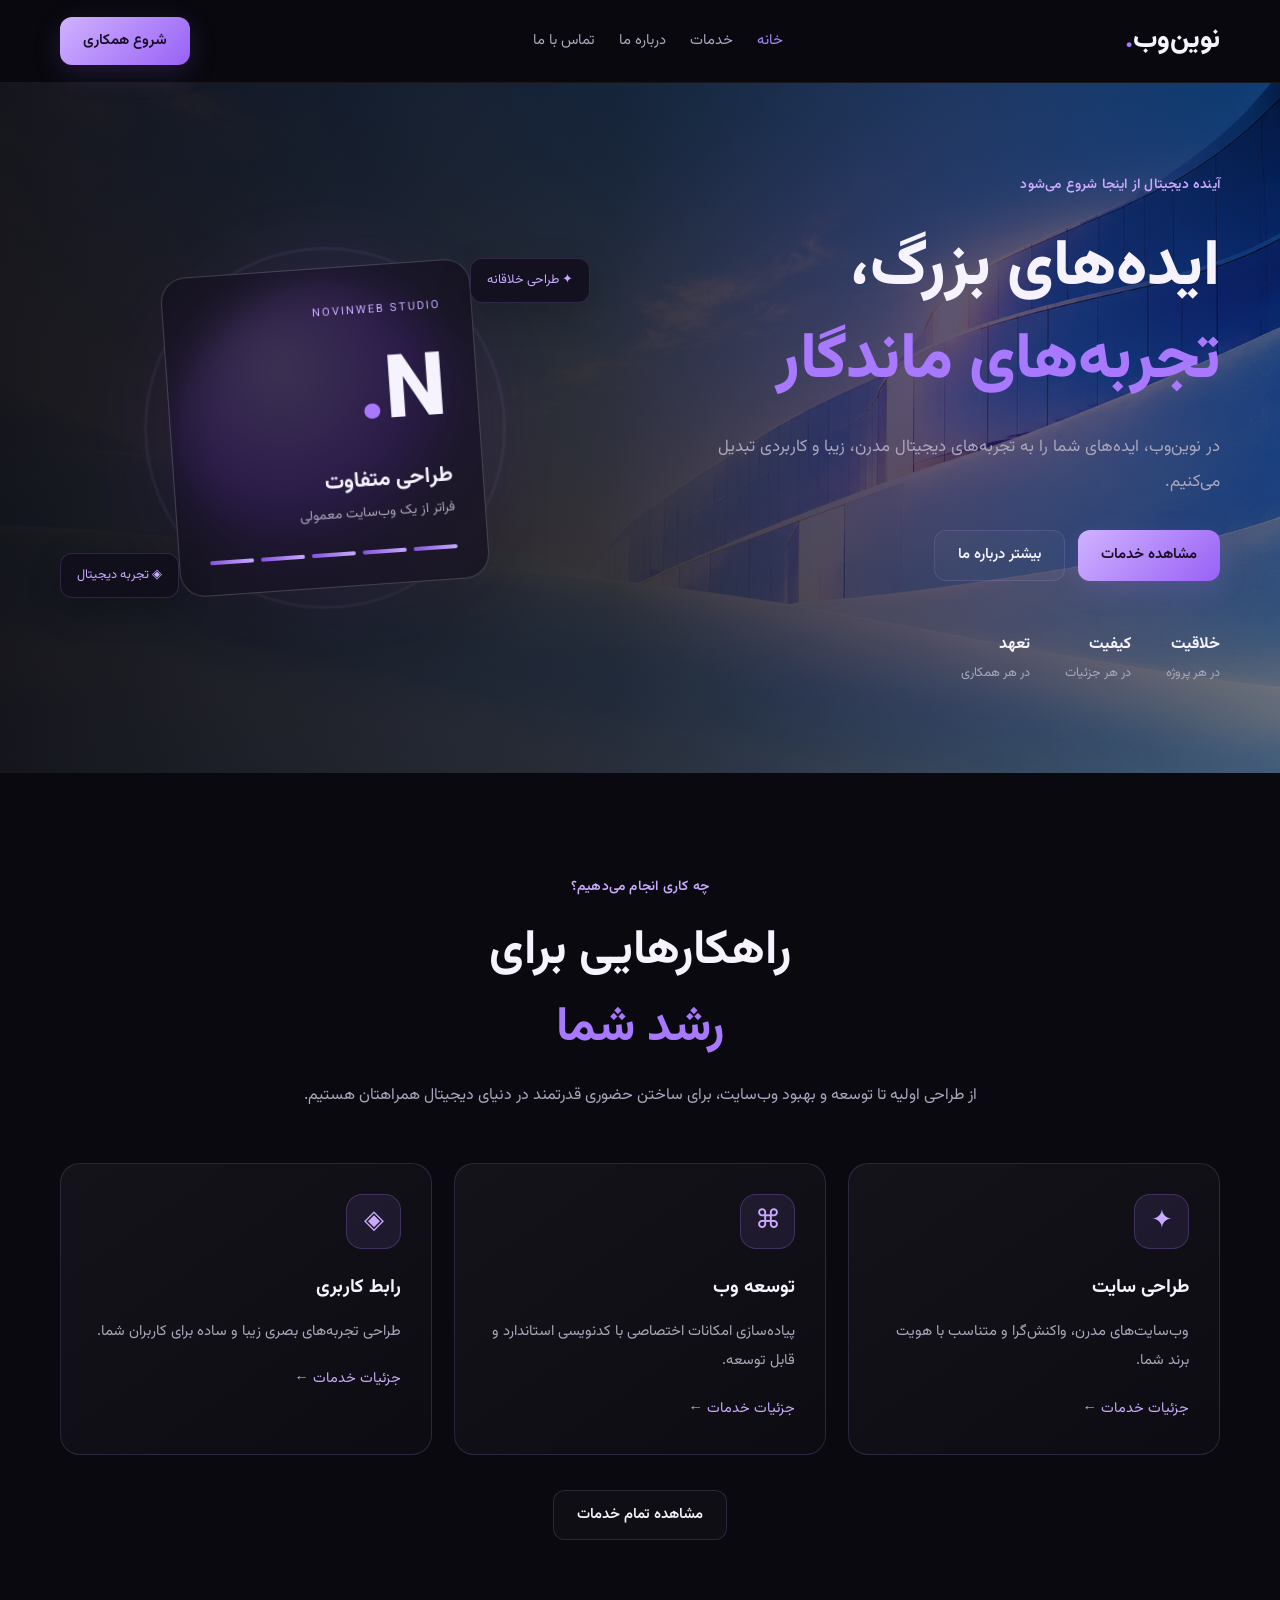
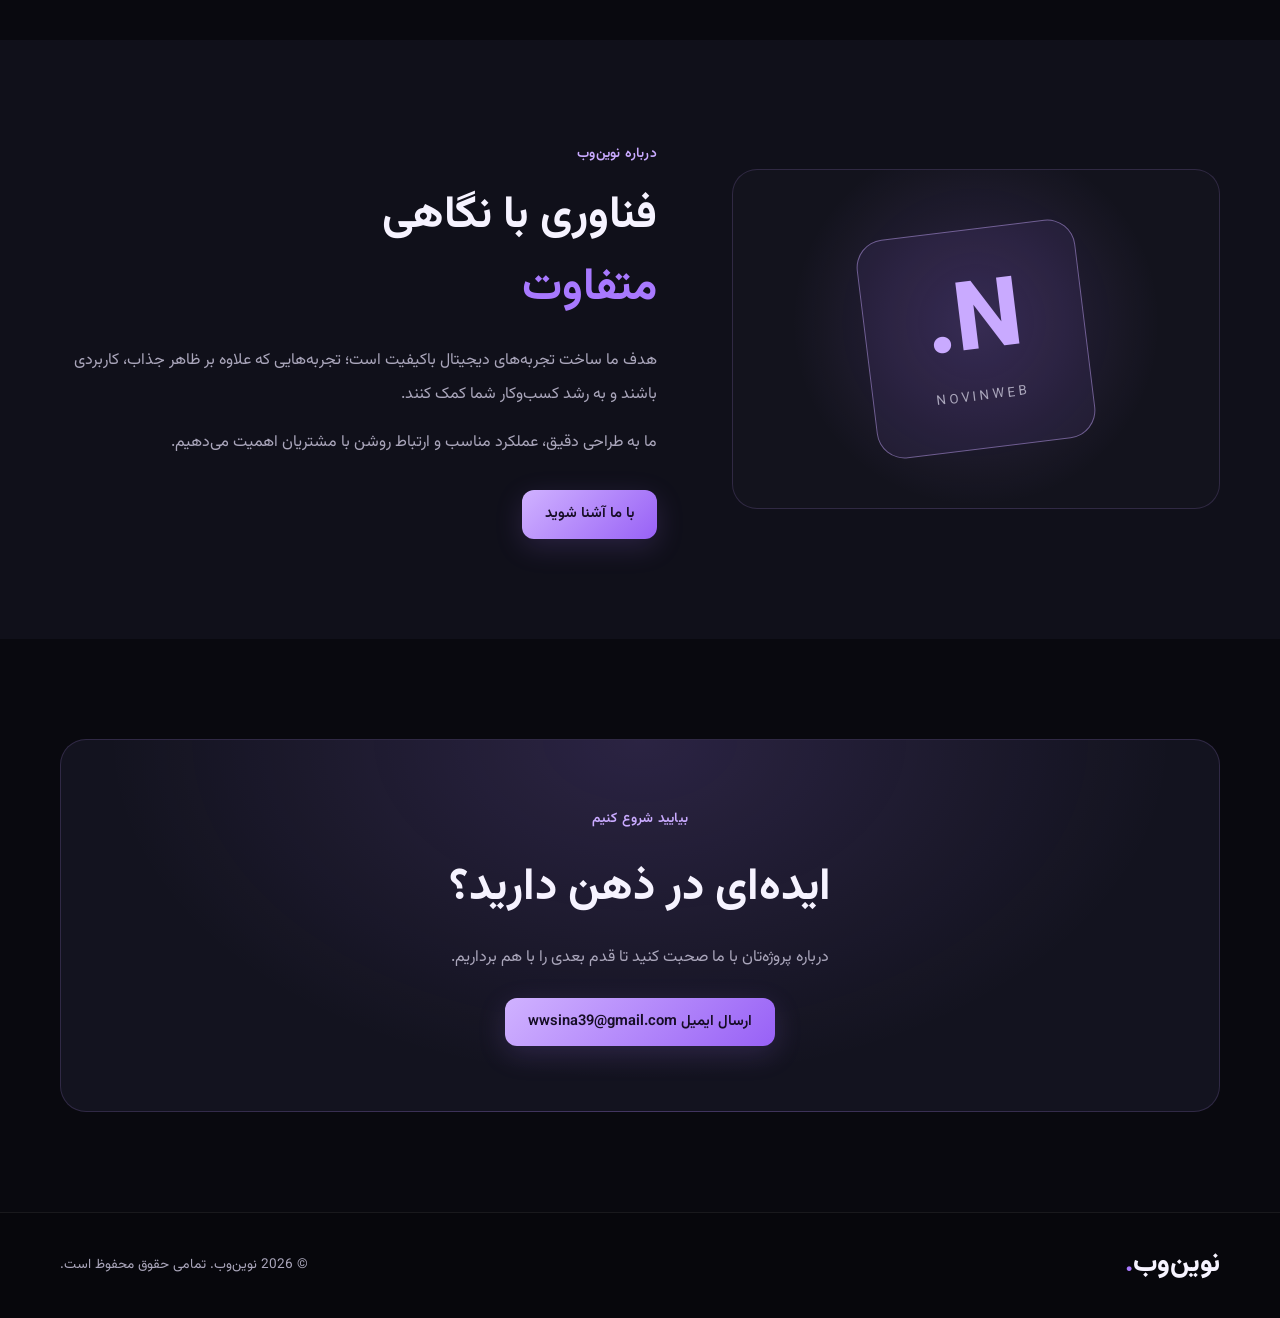
<file: index.html>
<!DOCTYPE html>
<html lang="fa" dir="rtl">
<head>
  <meta charset="UTF-8">
  <meta name="viewport" content="width=device-width, initial-scale=1.0">
  <meta name="description" content="نوین‌وب؛ طراحی سایت و راهکارهای دیجیتال برای کسب‌وکار شما">
  <title>نوین‌وب | طراحی وب مدرن</title>
  <link rel="stylesheet" href="style.css">
</head>
<body>

  <header class="header">
    <div class="container header-inner">
      <a href="index.html" class="logo">نوین‌وب<span>.</span></a>

      <nav class="nav">
        <a href="index.html" class="active">خانه</a>
        <a href="services.html">خدمات</a>
        <a href="about.html">درباره ما</a>
        <a href="contact.html">تماس با ما</a>
      </nav>

      <a href="#contact" class="btn btn-primary header-btn">
        شروع همکاری
      </a>
    </div>
  </header>

  <main>
    <!-- بخش خانه -->
    <section class="hero" id="home">
      <div class="container hero-inner">

        <div class="hero-content">
          <span class="eyebrow">آینده دیجیتال از اینجا شروع می‌شود</span>

          <h1>
            ایده‌های بزرگ،
            <span>تجربه‌های ماندگار</span>
          </h1>

          <p>
            در نوین‌وب، ایده‌های شما را به تجربه‌های دیجیتال
            مدرن، زیبا و کاربردی تبدیل می‌کنیم.
          </p>

          <div class="hero-actions">
            <a href="services.html" class="btn btn-primary">
              مشاهده خدمات
            </a>

            <a href="#about" class="btn btn-outline">
              بیشتر درباره ما
            </a>
          </div>

          <div class="hero-stats">
            <div>
              <strong>خلاقیت</strong>
              <span>در هر پروژه</span>
            </div>
            <div>
              <strong>کیفیت</strong>
              <span>در هر جزئیات</span>
            </div>
            <div>
              <strong>تعهد</strong>
              <span>در هر همکاری</span>
            </div>
          </div>
        </div>

        <div class="hero-visual">
          <div class="orb orb-one"></div>
          <div class="orb orb-two"></div>

          <div class="visual-card">
            <span class="visual-label">NOVINWEB STUDIO</span>
            <div class="visual-symbol">N<span>.</span></div>
            <h2>طراحی متفاوت</h2>
            <p>فراتر از یک وب‌سایت معمولی</p>

            <div class="visual-line">
              <span></span>
              <span></span>
              <span></span>
              <span></span>
              <span></span>
            </div>
          </div>

          <div class="floating-tag tag-top">✦ طراحی خلاقانه</div>
          <div class="floating-tag tag-bottom">◈ تجربه دیجیتال</div>
        </div>

      </div>
    </section>

    <!-- معرفی کوتاه خدمات -->
    <section class="section" id="services">
      <div class="container">

        <div class="section-heading">
          <span class="eyebrow">چه کاری انجام می‌دهیم؟</span>
          <h2>راهکارهایی برای <span>رشد شما</span></h2>
          <p>
            از طراحی اولیه تا توسعه و بهبود وب‌سایت،
            برای ساختن حضوری قدرتمند در دنیای دیجیتال همراهتان هستیم.
          </p>
        </div>

        <div class="services-grid">

          <article class="service-card">
            <div class="service-icon">✦</div>
            <h3>طراحی سایت</h3>
            <p>
              وب‌سایت‌های مدرن، واکنش‌گرا و متناسب با هویت برند شما.
            </p>
            <a href="services.html">جزئیات خدمات ←</a>
          </article>

          <article class="service-card">
            <div class="service-icon">⌘</div>
            <h3>توسعه وب</h3>
            <p>
              پیاده‌سازی امکانات اختصاصی با کدنویسی استاندارد و قابل توسعه.
            </p>
            <a href="services.html">جزئیات خدمات ←</a>
          </article>

          <article class="service-card">
            <div class="service-icon">◈</div>
            <h3>رابط کاربری</h3>
            <p>
              طراحی تجربه‌های بصری زیبا و ساده برای کاربران شما.
            </p>
            <a href="services.html">جزئیات خدمات ←</a>
          </article>

        </div>

        <div class="center-action">
          <a href="services.html" class="btn btn-outline">
            مشاهده تمام خدمات
          </a>
        </div>

      </div>
    </section>

    <!-- درباره ما -->
    <section class="section about-section" id="about">
      <div class="container about-inner">

        <div class="about-decoration">
          <div class="about-square">
            <span>N.</span>
            <small>NOVINWEB</small>
          </div>
        </div>

        <div class="about-content">
          <span class="eyebrow">درباره نوین‌وب</span>
          <h2>فناوری با نگاهی <span>متفاوت</span></h2>

          <p>
            هدف ما ساخت تجربه‌های دیجیتال باکیفیت است؛
            تجربه‌هایی که علاوه بر ظاهر جذاب، کاربردی باشند
            و به رشد کسب‌وکار شما کمک کنند.
          </p>

          <p>
            ما به طراحی دقیق، عملکرد مناسب و ارتباط روشن
            با مشتریان اهمیت می‌دهیم.
          </p>

          <a href="#contact" class="btn btn-primary">
            با ما آشنا شوید
          </a>
        </div>

      </div>
    </section>

    <!-- تماس با ما -->
    <section class="section" id="contact">
      <div class="container">

        <div class="contact-box">
          <span class="eyebrow">بیایید شروع کنیم</span>
          <h2>ایده‌ای در ذهن دارید؟</h2>

          <p>
            درباره پروژه‌تان با ما صحبت کنید تا قدم بعدی را با هم برداریم.
          </p>

          
        <a href="mailto:wwsina39@gmail.com" class="btn btn-primary">
             ارسال ایمیل
              wwsina39@gmail.com
        </a>

        </div>

      </div>
    </section>
  </main>

  <footer class="footer">
    <div class="container footer-inner">
      <a href="index.html" class="logo">نوین‌وب<span>.</span></a>
      <p>© <span id="year"></span> نوین‌وب. تمامی حقوق محفوظ است.</p>
    </div>
  </footer>

  <script src="script.js"></script>
</body>
</html>
</file>
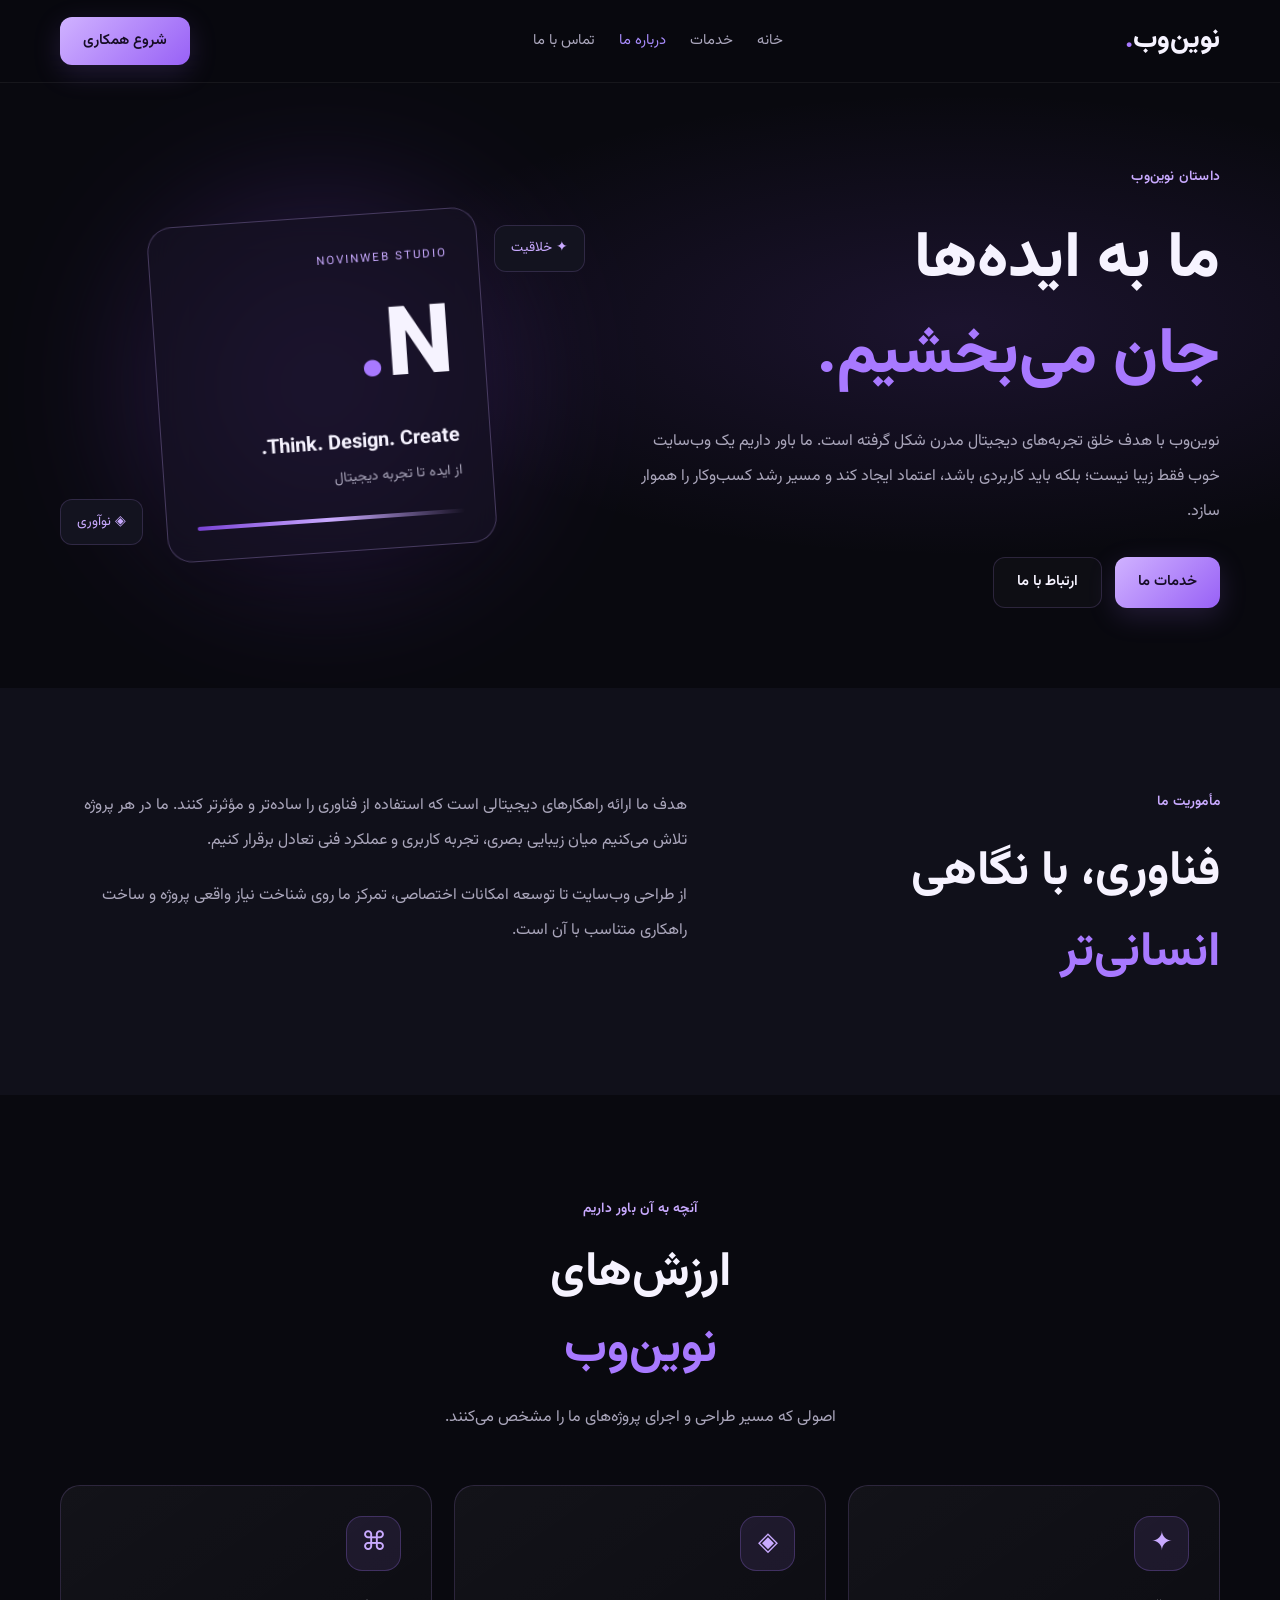
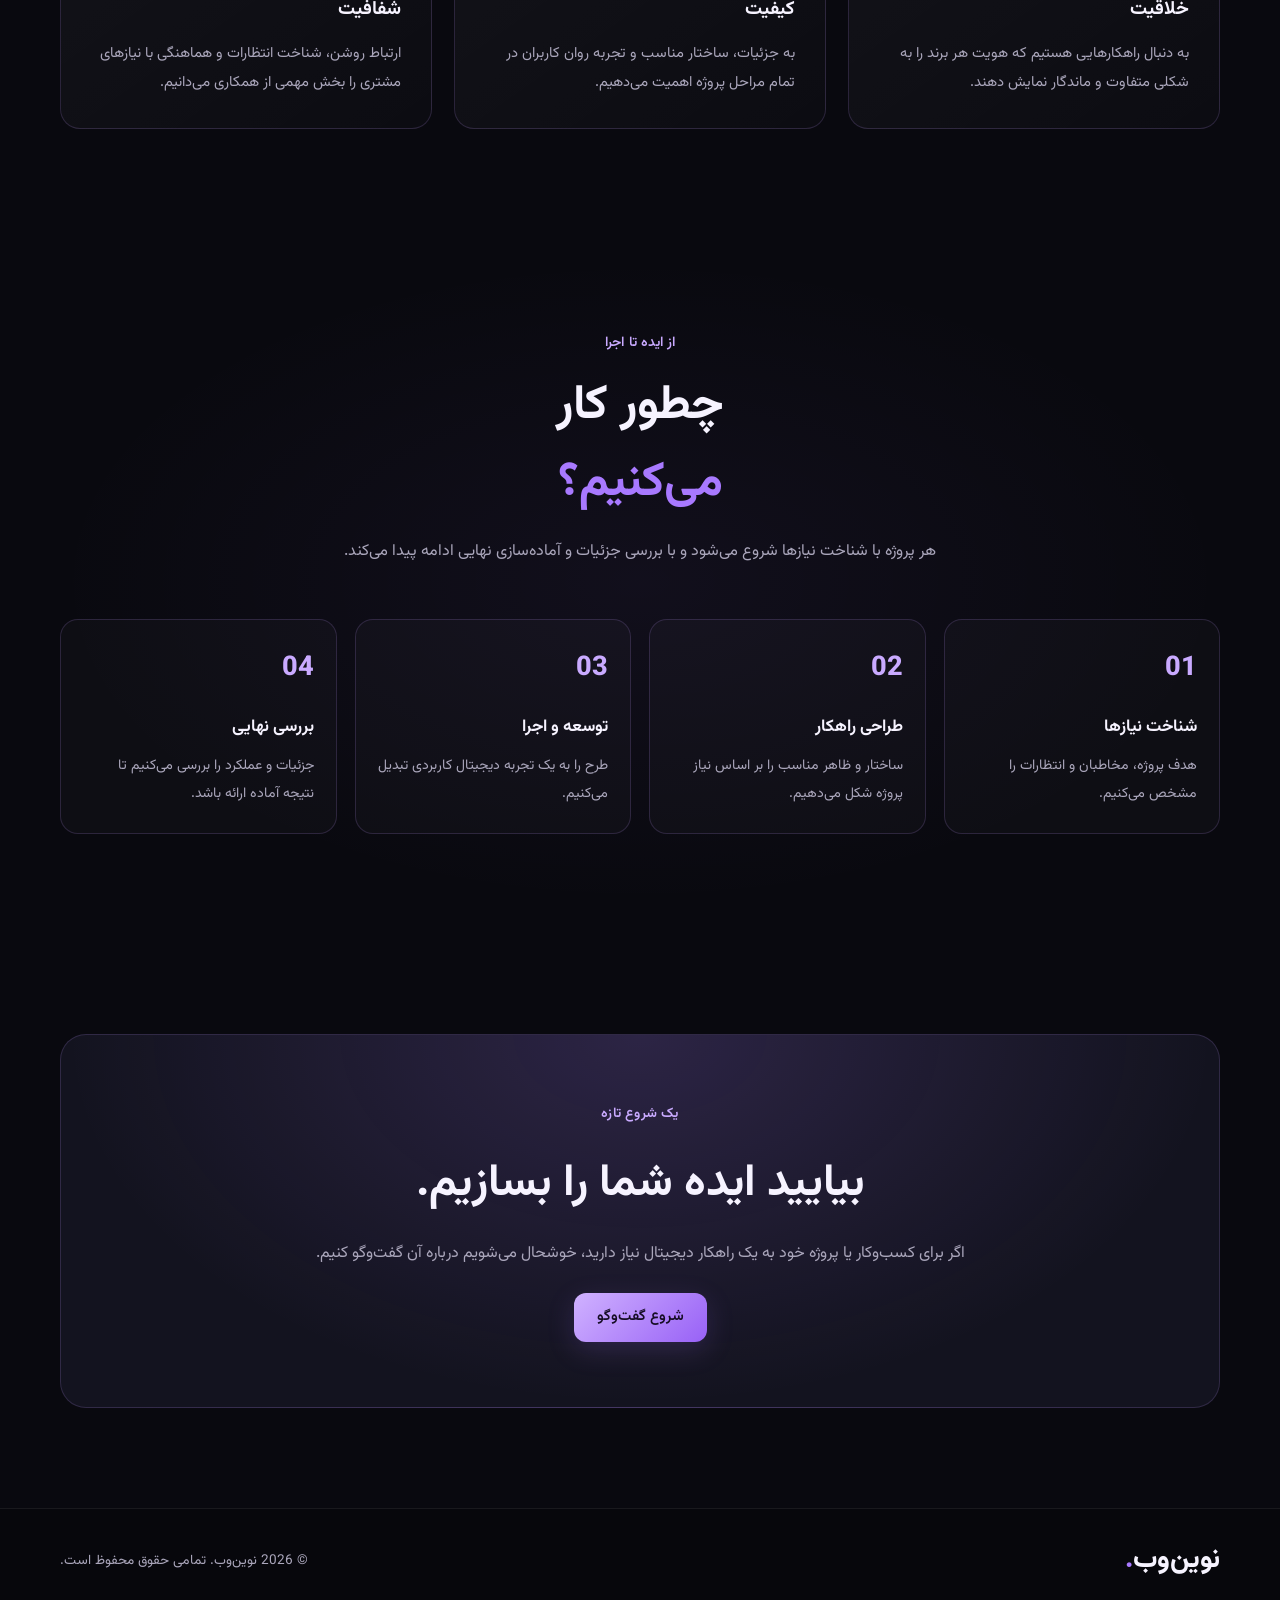
<file: about.html>
<!DOCTYPE html>
<html lang="fa" dir="rtl">
<head>
  <meta charset="UTF-8">
  <meta name="viewport" content="width=device-width, initial-scale=1.0">

  <meta
    name="description"
    content="با نوین‌وب، اهداف، ارزش‌ها و رویکرد ما در طراحی تجربه‌های دیجیتال آشنا شوید."
  >

  <title>درباره ما | نوین‌وب</title>

  <link rel="stylesheet" href="style.css">
</head>

<body>

  <!-- هدر سایت -->
  <header class="header">
    <div class="container header-inner">

      <a href="index.html" class="logo">
        نوین‌وب<span>.</span>
      </a>

      <nav class="nav">
        <a href="index.html">خانه</a>
        <a href="services.html">خدمات</a>
        <a href="about.html" class="active">درباره ما</a>
        <a href="index.html#contact">تماس با ما</a>
      </nav>

      <a href="index.html#contact" class="btn btn-primary header-btn">
        شروع همکاری
      </a>

    </div>
  </header>

  <main>

    <!-- معرفی درباره ما -->
    <section class="about-hero">
      <div class="container about-hero-inner">

        <div class="about-hero-content">
          <span class="eyebrow">داستان نوین‌وب</span>

          <h1>
            ما به ایده‌ها
            <span>جان می‌بخشیم.</span>
          </h1>

          <p>
            نوین‌وب با هدف خلق تجربه‌های دیجیتال مدرن شکل گرفته است.
            ما باور داریم یک وب‌سایت خوب فقط زیبا نیست؛ بلکه باید
            کاربردی باشد، اعتماد ایجاد کند و مسیر رشد کسب‌وکار را هموار سازد.
          </p>

          <div class="about-hero-actions">
            <a href="services.html" class="btn btn-primary">
              خدمات ما
            </a>

            <a href="index.html#contact" class="btn btn-outline">
              ارتباط با ما
            </a>
          </div>
        </div>

        <div class="about-hero-visual">
          <div class="about-glow"></div>

          <div class="about-brand-card">
            <span class="about-brand-label">NOVINWEB STUDIO</span>

            <div class="about-brand-symbol">N<span>.</span></div>

            <h2>Think. Design. Create.</h2>

            <p>از ایده تا تجربه دیجیتال</p>

            <div class="about-brand-line"></div>
          </div>

          <span class="about-floating about-floating-top">
            ✦ خلاقیت
          </span>

          <span class="about-floating about-floating-bottom">
            ◈ نوآوری
          </span>
        </div>

      </div>
    </section>

    <!-- مأموریت ما -->
    <section class="section about-mission">
      <div class="container about-mission-grid">

        <div class="about-section-title">
          <span class="eyebrow">مأموریت ما</span>

          <h2>
            فناوری، با نگاهی
            <span>انسانی‌تر</span>
          </h2>
        </div>

        <div class="about-mission-text">
          <p>
            هدف ما ارائه راهکارهای دیجیتالی است که استفاده از فناوری
            را ساده‌تر و مؤثرتر کنند. ما در هر پروژه تلاش می‌کنیم
            میان زیبایی بصری، تجربه کاربری و عملکرد فنی تعادل برقرار کنیم.
          </p>

          <p>
            از طراحی وب‌سایت تا توسعه امکانات اختصاصی، تمرکز ما
            روی شناخت نیاز واقعی پروژه و ساخت راهکاری متناسب با آن است.
          </p>
        </div>

      </div>
    </section>

    <!-- ارزش‌های ما -->
    <section class="section about-values">
      <div class="container">

        <div class="section-heading">
          <span class="eyebrow">آنچه به آن باور داریم</span>

          <h2>
            ارزش‌های <span>نوین‌وب</span>
          </h2>

          <p>
            اصولی که مسیر طراحی و اجرای پروژه‌های ما را مشخص می‌کنند.
          </p>
        </div>

        <div class="services-grid">

          <article class="service-card about-value-card">
            <div class="service-icon">✦</div>
            <h3>خلاقیت</h3>
            <p>
              به دنبال راهکارهایی هستیم که هویت هر برند را
              به شکلی متفاوت و ماندگار نمایش دهند.
            </p>
          </article>

          <article class="service-card about-value-card">
            <div class="service-icon">◈</div>
            <h3>کیفیت</h3>
            <p>
              به جزئیات، ساختار مناسب و تجربه روان کاربران
              در تمام مراحل پروژه اهمیت می‌دهیم.
            </p>
          </article>

          <article class="service-card about-value-card">
            <div class="service-icon">⌘</div>
            <h3>شفافیت</h3>
            <p>
              ارتباط روشن، شناخت انتظارات و هماهنگی با نیازهای
              مشتری را بخش مهمی از همکاری می‌دانیم.
            </p>
          </article>

        </div>

      </div>
    </section>

    <!-- روش کار ما -->
    <section class="section about-process">
      <div class="container">

        <div class="section-heading">
          <span class="eyebrow">از ایده تا اجرا</span>

          <h2>چطور کار <span>می‌کنیم؟</span></h2>

          <p>
            هر پروژه با شناخت نیازها شروع می‌شود و با بررسی
            جزئیات و آماده‌سازی نهایی ادامه پیدا می‌کند.
          </p>
        </div>

        <div class="about-process-grid">

          <article class="process-card">
            <span class="process-number">01</span>
            <h3>شناخت نیازها</h3>
            <p>
              هدف پروژه، مخاطبان و انتظارات را مشخص می‌کنیم.
            </p>
          </article>

          <article class="process-card">
            <span class="process-number">02</span>
            <h3>طراحی راهکار</h3>
            <p>
              ساختار و ظاهر مناسب را بر اساس نیاز پروژه شکل می‌دهیم.
            </p>
          </article>

          <article class="process-card">
            <span class="process-number">03</span>
            <h3>توسعه و اجرا</h3>
            <p>
              طرح را به یک تجربه دیجیتال کاربردی تبدیل می‌کنیم.
            </p>
          </article>

          <article class="process-card">
            <span class="process-number">04</span>
            <h3>بررسی نهایی</h3>
            <p>
              جزئیات و عملکرد را بررسی می‌کنیم تا نتیجه آماده ارائه باشد.
            </p>
          </article>

        </div>

      </div>
    </section>

    <!-- دعوت به همکاری -->
    <section class="section">
      <div class="container">

        <div class="contact-box about-contact-box">
          <span class="eyebrow">یک شروع تازه</span>

          <h2>بیایید ایده شما را بسازیم.</h2>

          <p>
            اگر برای کسب‌وکار یا پروژه خود به یک راهکار دیجیتال نیاز دارید،
            خوشحال می‌شویم درباره آن گفت‌وگو کنیم.
          </p>

          <a href="index.html#contact" class="btn btn-primary">
            شروع گفت‌وگو
          </a>
        </div>

      </div>
    </section>

  </main>

  <!-- فوتر -->
  <footer class="footer">
    <div class="container footer-inner">

      <a href="index.html" class="logo">
        نوین‌وب<span>.</span>
      </a>

      <p>
        © <span id="year"></span> نوین‌وب. تمامی حقوق محفوظ است.
      </p>

    </div>
  </footer>

  <script src="script.js"></script>

</body>
</html>
</file>
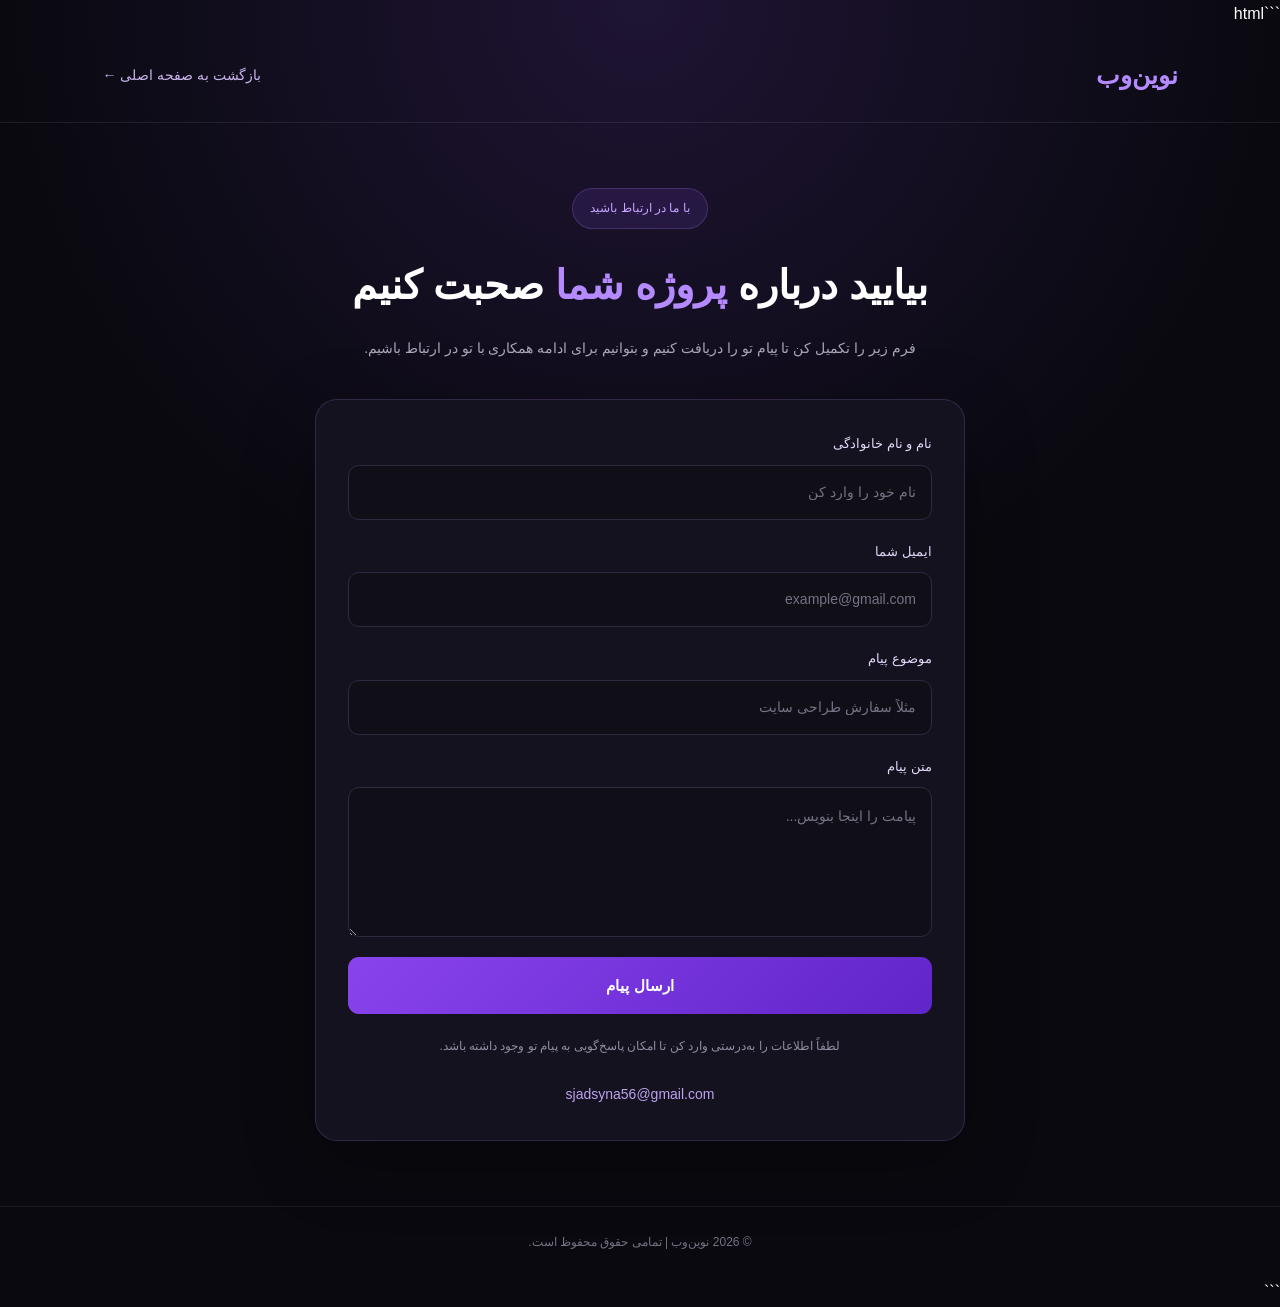
<file: contact.html>
```html
<!DOCTYPE html>
<html lang="fa" dir="rtl">

<head>
    <meta charset="UTF-8">
    <meta name="viewport" content="width=device-width, initial-scale=1.0">

    <title>تماس با ما | نوین‌وب</title>

    <meta
        name="description"
        content="برای سفارش طراحی سایت و دریافت مشاوره با نوین‌وب تماس بگیرید."
    >

    <link rel="stylesheet" href="style.css">

    <style>
        * {
            margin: 0;
            padding: 0;
            box-sizing: border-box;
        }

        body {
            font-family: Tahoma, Arial, sans-serif;
            background:
                radial-gradient(
                    circle at 50% 0%,
                    rgba(130, 70, 220, 0.18),
                    transparent 45%
                ),
                #09090f;
            color: #ffffff;
            min-height: 100vh;
        }

        a {
            color: inherit;
            text-decoration: none;
        }

        .contact-header {
            display: flex;
            justify-content: space-between;
            align-items: center;
            padding: 24px 8%;
            border-bottom: 1px solid rgba(255, 255, 255, 0.08);
        }

        .logo {
            font-size: 25px;
            font-weight: bold;
            color: #b58aff;
        }

        .back-link {
            color: #c9b5ed;
            font-size: 14px;
            transition: 0.3s;
        }

        .back-link:hover {
            color: #ffffff;
        }

        .contact-section {
            width: min(650px, 90%);
            margin: 65px auto;
        }

        .contact-heading {
            text-align: center;
            margin-bottom: 35px;
        }

        .tag {
            display: inline-block;
            padding: 9px 17px;
            margin-bottom: 20px;
            border-radius: 30px;
            background: rgba(142, 82, 255, 0.12);
            border: 1px solid rgba(181, 138, 255, 0.22);
            color: #c7a5ff;
            font-size: 12px;
        }

        .contact-heading h1 {
            font-size: clamp(27px, 5vw, 40px);
            line-height: 1.8;
            margin-bottom: 12px;
        }

        .contact-heading h1 span {
            color: #b58aff;
        }

        .contact-heading p {
            color: #aaa5b8;
            font-size: 14px;
            line-height: 2.2;
        }

        .contact-card {
            padding: 32px;
            background: rgba(22, 20, 32, 0.94);
            border: 1px solid rgba(181, 138, 255, 0.18);
            border-radius: 22px;
            box-shadow: 0 20px 70px rgba(0, 0, 0, 0.3);
        }

        .contact-form {
            display: flex;
            flex-direction: column;
            gap: 20px;
        }

        .form-group {
            display: flex;
            flex-direction: column;
            gap: 9px;
        }

        .form-group label {
            color: #e4d9fa;
            font-size: 13px;
        }

        .form-group input,
        .form-group textarea {
            width: 100%;
            padding: 14px 15px;
            background: #100f18;
            border: 1px solid #30283f;
            border-radius: 11px;
            color: #ffffff;
            font-family: inherit;
            font-size: 14px;
            outline: none;
            transition: 0.3s;
        }

        .form-group input::placeholder,
        .form-group textarea::placeholder {
            color: #777184;
        }

        .form-group input:focus,
        .form-group textarea:focus {
            border-color: #a56aff;
            box-shadow: 0 0 0 3px rgba(165, 106, 255, 0.1);
        }

        .form-group textarea {
            min-height: 150px;
            resize: vertical;
            line-height: 2;
        }

        .submit-btn {
            width: 100%;
            padding: 15px;
            border: none;
            border-radius: 11px;
            background: linear-gradient(135deg, #8a43ed, #6025c9);
            color: #ffffff;
            font-family: inherit;
            font-size: 15px;
            font-weight: bold;
            cursor: pointer;
            transition: 0.3s;
        }

        .submit-btn:hover {
            transform: translateY(-2px);
            box-shadow: 0 10px 30px rgba(124, 58, 237, 0.3);
        }

        .contact-note {
            margin-top: 20px;
            text-align: center;
            color: #928ba1;
            font-size: 12px;
            line-height: 2;
        }

        .contact-email {
            margin-top: 24px;
            text-align: center;
            direction: ltr;
            color: #bca2ef;
            font-size: 14px;
        }

        .contact-footer {
            padding: 25px 15px;
            border-top: 1px solid rgba(255, 255, 255, 0.07);
            text-align: center;
            color: #777184;
            font-size: 12px;
        }

        @media (max-width: 600px) {
            .contact-header {
                padding: 20px 5%;
            }

            .contact-section {
                margin: 40px auto;
            }

            .contact-card {
                padding: 22px 17px;
            }

            .logo {
                font-size: 21px;
            }

            .back-link {
                font-size: 12px;
            }
        }
    </style>
</head>

<body>

    <header class="contact-header">
        <a href="index.html" class="logo">نوین‌وب</a>
        <a href="index.html" class="back-link">بازگشت به صفحه اصلی ←</a>
    </header>

    <main class="contact-section">

        <div class="contact-heading">
            <span class="tag">با ما در ارتباط باشید</span>

            <h1>
                بیایید درباره
                <span>پروژه شما</span>
                صحبت کنیم
            </h1>

            <p>
                فرم زیر را تکمیل کن تا پیام تو را دریافت کنیم
                و بتوانیم برای ادامه همکاری با تو در ارتباط باشیم.
            </p>
        </div>

        <div class="contact-card">

            <form
                class="contact-form"
                action="https://formsubmit.co/sjadsyna56@gmail.com"
                method="POST"
            >

                <input
                    type="hidden"
                    name="_subject"
                    value="پیام جدید از سایت نوین‌وب"
                >

                <input
                    type="hidden"
                    name="_template"
                    value="table"
                >

                <input
                    type="hidden"
                    name="_captcha"
                    value="true"
                >

                <div class="form-group">
                    <label for="name">نام و نام خانوادگی</label>

                    <input
                        type="text"
                        id="name"
                        name="name"
                        placeholder="نام خود را وارد کن"
                        autocomplete="name"
                        required
                    >
                </div>

                <div class="form-group">
                    <label for="email">ایمیل شما</label>

                    <input
                        type="email"
                        id="email"
                        name="email"
                        placeholder="example@gmail.com"
                        autocomplete="email"
                        required
                    >
                </div>

                <div class="form-group">
                    <label for="subject">موضوع پیام</label>

                    <input
                        type="text"
                        id="subject"
                        name="subject"
                        placeholder="مثلاً سفارش طراحی سایت"
                        required
                    >
                </div>

                <div class="form-group">
                    <label for="message">متن پیام</label>

                    <textarea
                        id="message"
                        name="message"
                        placeholder="پیامت را اینجا بنویس..."
                        required
                    ></textarea>
                </div>

                <button type="submit" class="submit-btn">
                    ارسال پیام
                </button>

            </form>

            <p class="contact-note">
                لطفاً اطلاعات را به‌درستی وارد کن تا امکان پاسخ‌گویی
                به پیام تو وجود داشته باشد.
            </p>

            <div class="contact-email">
                sjadsyna56@gmail.com
            </div>

        </div>

    </main>

    <footer class="contact-footer">
        © 2026 نوین‌وب | تمامی حقوق محفوظ است.
    </footer>

</body>
</html>
```
</file>
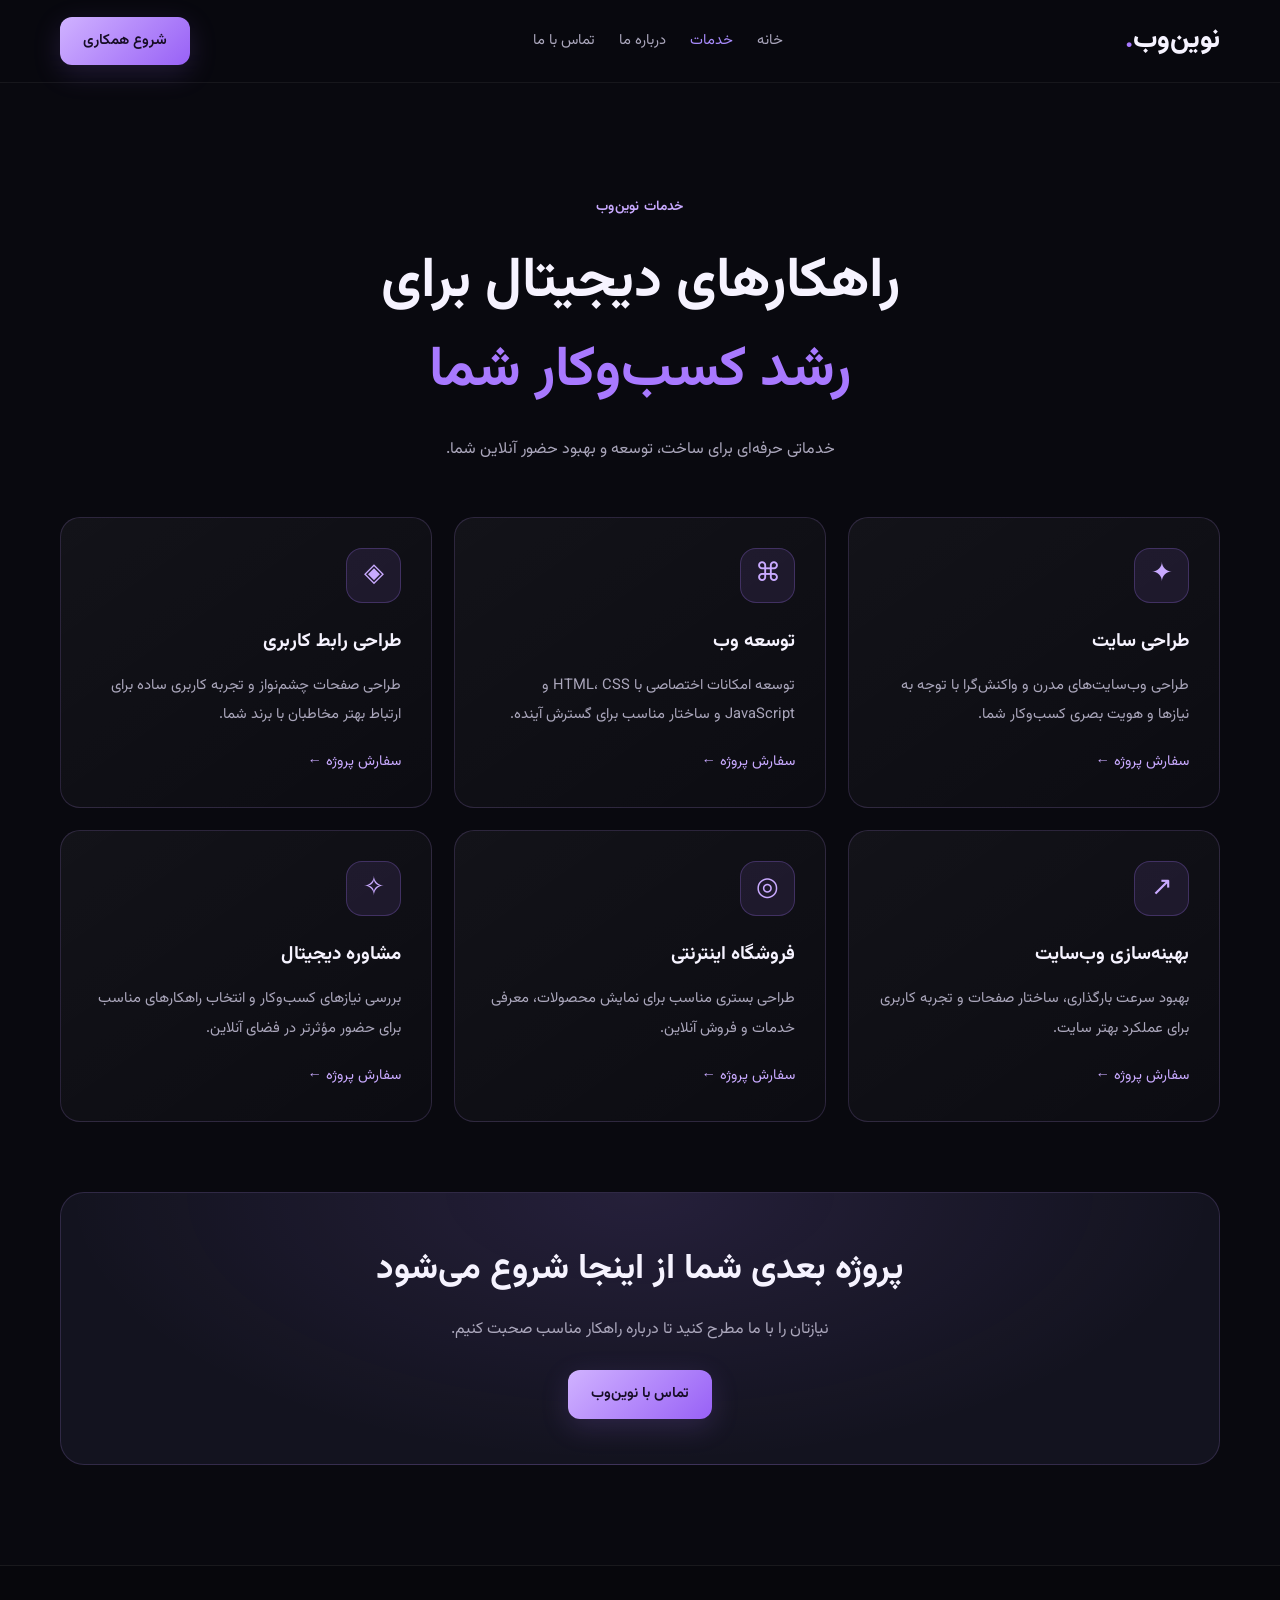
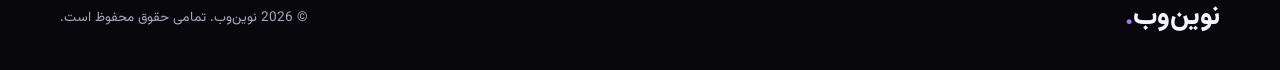
<file: services.html>
<!DOCTYPE html>
<html lang="fa" dir="rtl">
<head>
  <meta charset="UTF-8">
  <meta name="viewport" content="width=device-width, initial-scale=1.0">
  <meta name="description" content="خدمات طراحی سایت، توسعه وب و طراحی رابط کاربری نوین‌وب">
  <title>خدمات نوین‌وب | راهکارهای دیجیتال</title>
  <link rel="stylesheet" href="style.css">
</head>
<body>

  <header class="header">
    <div class="container header-inner">
      <a href="index.html" class="logo">نوین‌وب<span>.</span></a>

      <nav class="nav">
        <a href="index.html">خانه</a>
        <a href="services.html" class="active">خدمات</a>
        <a href="index.html#about">درباره ما</a>
        <a href="index.html#contact">تماس با ما</a>
      </nav>

      <a href="index.html#contact" class="btn btn-primary header-btn">
        شروع همکاری
      </a>
    </div>
  </header>

  <main>
    <section class="section services-page">
      <div class="container">

        <div class="section-heading">
          <span class="eyebrow">خدمات نوین‌وب</span>

          <h1>
            راهکارهای دیجیتال برای
            <span>رشد کسب‌وکار شما</span>
          </h1>

          <p>
            خدماتی حرفه‌ای برای ساخت، توسعه و بهبود حضور آنلاین شما.
          </p>
        </div>

        <div class="services-grid">

          <article class="service-card">
            <div class="service-icon">✦</div>
            <h3>طراحی سایت</h3>
            <p>
              طراحی وب‌سایت‌های مدرن و واکنش‌گرا با توجه به نیازها
              و هویت بصری کسب‌وکار شما.
            </p>
            <a href="index.html#contact">سفارش پروژه ←</a>
          </article>

          <article class="service-card">
            <div class="service-icon">⌘</div>
            <h3>توسعه وب</h3>
            <p>
              توسعه امکانات اختصاصی با HTML، CSS و JavaScript
              و ساختار مناسب برای گسترش آینده.
            </p>
            <a href="index.html#contact">سفارش پروژه ←</a>
          </article>

          <article class="service-card">
            <div class="service-icon">◈</div>
            <h3>طراحی رابط کاربری</h3>
            <p>
              طراحی صفحات چشم‌نواز و تجربه کاربری ساده
              برای ارتباط بهتر مخاطبان با برند شما.
            </p>
            <a href="index.html#contact">سفارش پروژه ←</a>
          </article>

          <article class="service-card">
            <div class="service-icon">↗</div>
            <h3>بهینه‌سازی وب‌سایت</h3>
            <p>
              بهبود سرعت بارگذاری، ساختار صفحات و تجربه کاربری
              برای عملکرد بهتر سایت.
            </p>
            <a href="index.html#contact">سفارش پروژه ←</a>
          </article>

          <article class="service-card">
            <div class="service-icon">◎</div>
            <h3>فروشگاه اینترنتی</h3>
            <p>
              طراحی بستری مناسب برای نمایش محصولات،
              معرفی خدمات و فروش آنلاین.
            </p>
            <a href="index.html#contact">سفارش پروژه ←</a>
          </article>

          <article class="service-card">
            <div class="service-icon">✧</div>
            <h3>مشاوره دیجیتال</h3>
            <p>
              بررسی نیازهای کسب‌وکار و انتخاب راهکارهای مناسب
              برای حضور مؤثرتر در فضای آنلاین.
            </p>
            <a href="index.html#contact">سفارش پروژه ←</a>
          </article>

        </div>

        <div class="services-cta">
          <h2>پروژه بعدی شما از اینجا شروع می‌شود</h2>

          <p>
            نیازتان را با ما مطرح کنید تا درباره راهکار مناسب صحبت کنیم.
          </p>

          <a href="index.html#contact" class="btn btn-primary">
            تماس با نوین‌وب
          </a>
        </div>

      </div>
    </section>
  </main>

  <footer class="footer">
    <div class="container footer-inner">
      <a href="index.html" class="logo">نوین‌وب<span>.</span></a>
      <p>© <span id="year"></span> نوین‌وب. تمامی حقوق محفوظ است.</p>
    </div>
  </footer>

  <script src="script.js"></script>
</body>
</html>
</file>
<file: style.css>
/* =========================
   تنظیمات اصلی نوین‌وب
========================= */

@import url('https://fonts.googleapis.com/css2?family=Vazirmatn:wght@400;500;600;700;800&display=swap');

:root {
  --bg: #09090f;
  --bg-soft: #10101a;
  --card: #13131f;
  --purple: #a879ff;
  --purple-light: #c9aaff;
  --text: #f6f3ff;
  --muted: #aaa6bb;
  --border: rgba(190, 150, 255, 0.17);
  --container: 1160px;
}

* {
  margin: 0;
  padding: 0;
  box-sizing: border-box;
}

html {
  scroll-behavior: smooth;
  scroll-padding-top: 100px;
}

body {
  font-family: 'Vazirmatn', Tahoma, sans-serif;
  background: var(--bg);
  color: var(--text);
  line-height: 1.8;
  overflow-x: hidden;
}

a {
  color: inherit;
  text-decoration: none;
}

button,
input,
textarea {
  font: inherit;
}

button,
a {
  -webkit-tap-highlight-color: transparent;
}

.container {
  width: min(var(--container), calc(100% - 40px));
  margin-inline: auto;
}

span {
  color: inherit;
}

/* =========================
   هدر و منو
========================= */

.header {
  position: sticky;
  top: 0;
  z-index: 1000;
  background: rgba(9, 9, 15, 0.88);
  border-bottom: 1px solid rgba(255, 255, 255, 0.06);
  backdrop-filter: blur(18px);
}

.header-inner {
  min-height: 82px;
  display: flex;
  align-items: center;
  justify-content: space-between;
  gap: 25px;
}

.logo {
  font-size: 1.7rem;
  font-weight: 800;
  white-space: nowrap;
}

.logo span {
  color: var(--purple);
}

.nav {
  display: flex;
  align-items: center;
  gap: 28px;
}

.nav a {
  color: var(--muted);
  font-size: 0.92rem;
  transition: color 0.25s ease;
}

.nav a:hover,
.nav a.active {
  color: var(--purple-light);
}

/* =========================
   دکمه‌ها
========================= */

.btn {
  min-height: 48px;
  padding: 11px 23px;
  display: inline-flex;
  align-items: center;
  justify-content: center;
  gap: 8px;
  border-radius: 12px;
  font-weight: 600;
  font-size: 0.92rem;
  cursor: pointer;
  transition:
    transform 0.25s ease,
    background 0.25s ease,
    border-color 0.25s ease;
}

.btn:hover {
  transform: translateY(-3px);
}

.btn-primary {
  color: #160d25;
  background: linear-gradient(135deg, #d0b2ff, #9861f6);
  box-shadow: 0 8px 28px rgba(168, 121, 255, 0.17);
}

.btn-primary:hover {
  background: linear-gradient(135deg, #dfcaff, #ad83ff);
}

.btn-outline {
  color: var(--text);
  border: 1px solid var(--border);
  background: rgba(255, 255, 255, 0.025);
}

.btn-outline:hover {
  border-color: var(--purple);
  background: rgba(168, 121, 255, 0.08);
}

/* =========================
   بخش خانه
========================= */

.hero {
  position: relative;
  isolation: isolate;
  min-height: 690px;
  display: flex;
  align-items: center;
  overflow: hidden;

  /* تصویر پس‌زمینه اصلی */
  background:
    linear-gradient(
      90deg,
      rgba(9, 9, 15, 0.94) 0%,
      rgba(9, 9, 15, 0.82) 48%,
      rgba(9, 9, 15, 0.55) 100%
    ),
    url("background.jpg") center / cover no-repeat;
}

.hero::before {
  content: "";
  position: absolute;
  inset: 0;
  z-index: -1;
  pointer-events: none;
  background:
    radial-gradient(
      circle at 75% 45%,
      rgba(133, 73, 238, 0.18),
      transparent 38%
    );
}

.hero-inner {
  display: grid;
  grid-template-columns: 1.05fr 0.95fr;
  align-items: center;
  gap: 45px;
  padding-top: 75px;
  padding-bottom: 75px;
}

.hero-content {
  position: relative;
  z-index: 2;
}

.eyebrow {
  display: inline-block;
  color: var(--purple-light);
  font-size: 0.86rem;
  font-weight: 600;
  letter-spacing: 0.2px;
}

.hero h1 {
  margin: 22px 0;
  max-width: 650px;
  font-size: clamp(2.5rem, 5vw, 4.4rem);
  line-height: 1.45;
  font-weight: 800;
}

.hero h1 span,
.section-heading h2 span,
.about-content h2 span,
.services-page .section-heading h1 span {
  display: block;
  color: var(--purple);
}

.hero-content > p {
  max-width: 540px;
  color: var(--muted);
  font-size: 1.05rem;
  line-height: 2.1;
}

.hero-actions {
  display: flex;
  flex-wrap: wrap;
  gap: 13px;
  margin-top: 30px;
}

.hero-stats {
  display: flex;
  flex-wrap: wrap;
  gap: 35px;
  margin-top: 50px;
}

.hero-stats div {
  display: flex;
  flex-direction: column;
  gap: 2px;
}

.hero-stats strong {
  font-size: 1rem;
}

.hero-stats span {
  color: var(--muted);
  font-size: 0.8rem;
}

/* گرافیک تزئینی خانه */

.hero-visual {
  min-height: 430px;
  position: relative;
  display: flex;
  align-items: center;
  justify-content: center;
}

.orb {
  position: absolute;
  border-radius: 50%;
  filter: blur(1px);
  pointer-events: none;
}

.orb-one {
  width: 290px;
  height: 290px;
  background: radial-gradient(
    circle at 35% 30%,
    #c7a4ff,
    #7943d7 45%,
    rgba(80, 39, 151, 0.15) 72%
  );
  box-shadow: 0 0 100px rgba(146, 86, 255, 0.28);
  opacity: 0.85;
}

.orb-two {
  width: 360px;
  height: 360px;
  border: 1px solid rgba(199, 164, 255, 0.25);
  background: transparent;
}

.visual-card {
  width: min(310px, 85%);
  min-height: 310px;
  position: relative;
  z-index: 1;
  padding: 30px;
  border: 1px solid rgba(255, 255, 255, 0.19);
  border-radius: 25px;
  background: rgba(18, 14, 30, 0.72);
  box-shadow: 0 25px 90px rgba(0, 0, 0, 0.28);
  backdrop-filter: blur(20px);
  transform: rotate(-4deg);
}

.visual-label {
  color: var(--purple-light);
  font-size: 0.7rem;
  letter-spacing: 2px;
}

.visual-symbol {
  margin: 20px 0 12px;
  font-size: 5.5rem;
  font-weight: 800;
  line-height: 1.2;
}

.visual-symbol span {
  color: var(--purple);
}

.visual-card h2 {
  font-size: 1.35rem;
}

.visual-card p {
  color: var(--muted);
  font-size: 0.85rem;
}

.visual-line {
  display: flex;
  gap: 7px;
  margin-top: 24px;
}

.visual-line span {
  height: 4px;
  flex: 1;
  border-radius: 20px;
  background: linear-gradient(90deg, #8553df, #c9aaff);
}

.floating-tag {
  position: absolute;
  z-index: 3;
  padding: 10px 16px;
  border: 1px solid var(--border);
  border-radius: 12px;
  background: rgba(18, 15, 29, 0.9);
  color: var(--purple-light);
  font-size: 0.8rem;
  box-shadow: 0 12px 35px rgba(0, 0, 0, 0.2);
}

.tag-top {
  top: 45px;
  right: 0;
}

.tag-bottom {
  bottom: 45px;
  left: 0;
}

/* =========================
   بخش‌های عمومی
========================= */

.section {
  padding: 100px 0;
}

.section-heading {
  max-width: 700px;
  margin: 0 auto 50px;
  text-align: center;
}

.section-heading h2 {
  margin: 12px 0;
  font-size: clamp(1.9rem, 4vw, 3rem);
  line-height: 1.6;
}

.section-heading p {
  color: var(--muted);
  line-height: 2.1;
}

/* =========================
   کارت‌های خدمات
========================= */

.services-grid {
  display: grid;
  grid-template-columns: repeat(3, minmax(0, 1fr));
  gap: 22px;
}

.service-card {
  padding: 30px;
  border: 1px solid var(--border);
  border-radius: 20px;
  background: linear-gradient(
    145deg,
    rgba(255, 255, 255, 0.045),
    rgba(255, 255, 255, 0.015)
  );
  transition:
    transform 0.3s ease,
    border-color 0.3s ease,
    background 0.3s ease;
}

.service-card:hover {
  transform: translateY(-7px);
  border-color: rgba(168, 121, 255, 0.6);
  background: rgba(168, 121, 255, 0.055);
}

.service-icon {
  width: 55px;
  height: 55px;
  display: flex;
  align-items: center;
  justify-content: center;
  margin-bottom: 22px;
  border: 1px solid rgba(168, 121, 255, 0.25);
  border-radius: 16px;
  background: rgba(168, 121, 255, 0.1);
  color: var(--purple-light);
  font-size: 1.65rem;
}

.service-card h3 {
  margin-bottom: 12px;
  font-size: 1.18rem;
}

.service-card p {
  color: var(--muted);
  font-size: 0.92rem;
  line-height: 2;
}

.service-card a {
  display: inline-block;
  margin-top: 20px;
  color: var(--purple-light);
  font-size: 0.9rem;
}

.service-card a:hover {
  color: #e0cdff;
}

.center-action {
  margin-top: 35px;
  text-align: center;
}

/* =========================
   درباره ما
========================= */

.about-section {
  background: var(--bg-soft);
}

.about-inner {
  display: grid;
  grid-template-columns: 0.9fr 1.1fr;
  align-items: center;
  gap: 75px;
}

.about-decoration {
  min-height: 340px;
  display: flex;
  align-items: center;
  justify-content: center;
  border: 1px solid var(--border);
  border-radius: 25px;
  background:
    radial-gradient(
      circle at 50% 45%,
      rgba(168, 121, 255, 0.18),
      transparent 60%
    ),
    rgba(255, 255, 255, 0.015);
}

.about-square {
  width: 220px;
  height: 220px;
  display: flex;
  flex-direction: column;
  align-items: center;
  justify-content: center;
  border: 1px solid rgba(201, 170, 255, 0.45);
  border-radius: 28px;
  background: rgba(168, 121, 255, 0.08);
  transform: rotate(-7deg);
}

.about-square span {
  color: var(--purple-light);
  font-size: 6rem;
  font-weight: 800;
  line-height: 1.2;
}

.about-square small {
  color: var(--muted);
  letter-spacing: 3px;
}

.about-content h2 {
  margin: 12px 0 20px;
  font-size: clamp(1.8rem, 4vw, 2.8rem);
  line-height: 1.6;
}

.about-content p {
  margin-bottom: 15px;
  color: var(--muted);
  line-height: 2.1;
}

.about-content .btn {
  margin-top: 15px;
}

/* =========================
   تماس با ما
========================= */

.contact-box {
  padding: 65px 25px;
  border: 1px solid var(--border);
  border-radius: 26px;
  text-align: center;
  background:
    radial-gradient(
      ellipse at top,
      rgba(168, 121, 255, 0.16),
      transparent 65%
    ),
    var(--card);
}

.contact-box h2 {
  margin: 15px 0;
  font-size: clamp(1.8rem, 4vw, 2.8rem);
}

.contact-box p {
  margin-bottom: 25px;
  color: var(--muted);
}

/* =========================
   صفحه مستقل خدمات
========================= */

.services-page {
  min-height: 80vh;
  padding-top: 110px;
}

.services-page .section-heading {
  max-width: 800px;
}

.services-page .section-heading h1 {
  margin: 16px 0;
  font-size: clamp(2rem, 5vw, 3.5rem);
  line-height: 1.6;
}

.services-page .section-heading h1 span {
  display: block;
}

.services-page .section-heading p {
  color: var(--muted);
  line-height: 2.1;
}

.services-cta {
  margin-top: 70px;
  padding: 45px 25px;
  border: 1px solid var(--border);
  border-radius: 24px;
  text-align: center;
  background:
    radial-gradient(
      ellipse at top,
      rgba(168, 121, 255, 0.12),
      transparent 70%
    ),
    var(--card);
}

.services-cta h2 {
  font-size: clamp(1.5rem, 3vw, 2.2rem);
}

.services-cta p {
  margin: 15px 0 25px;
  color: var(--muted);
}

/* =========================
   فوتر
========================= */

.footer {
  padding: 28px 0;
  border-top: 1px solid rgba(255, 255, 255, 0.07);
  background: #07070c;
}

.footer-inner {
  display: flex;
  align-items: center;
  justify-content: space-between;
  gap: 20px;
}

.footer p {
  color: var(--muted);
  font-size: 0.85rem;
}

/* =========================
   واکنش‌گرایی موبایل و تبلت
========================= */

@media (max-width: 950px) {
  .header-inner {
    flex-wrap: wrap;
    padding-top: 14px;
    padding-bottom: 14px;
  }

  .nav {
    order: 3;
    width: 100%;
    justify-content: center;
    flex-wrap: wrap;
    gap: 18px;
  }

  .hero-inner {
    grid-template-columns: 1fr;
    gap: 15px;
  }

  .hero-content {
    text-align: center;
  }

  .hero-content > p {
    margin-inline: auto;
  }

  .hero-actions,
  .hero-stats {
    justify-content: center;
  }

  .hero-visual {
    min-height: 390px;
  }

  .about-inner {
    gap: 40px;
  }

  .services-grid {
    grid-template-columns: repeat(2, minmax(0, 1fr));
  }
}

@media (max-width: 600px) {
  .container {
    width: min(100% - 30px, var(--container));
  }

  .header-inner {
    gap: 12px;
  }

  .logo {
    font-size: 1.4rem;
  }

  .header-btn {
    min-height: 40px;
    padding: 8px 12px;
    font-size: 0.78rem;
  }

  .nav {
    gap: 12px 18px;
  }

  .nav a {
    font-size: 0.82rem;
  }

  .hero {
    min-height: auto;
  }

  .hero-inner {
    padding-top: 65px;
    padding-bottom: 55px;
  }

  .hero h1 {
    font-size: clamp(2.1rem, 9vw, 3rem);
  }

  .hero-content > p {
    font-size: 0.93rem;
  }

  .hero-stats {
    gap: 20px;
    margin-top: 35px;
  }

  .hero-visual {
    min-height: 330px;
  }

  .orb-one {
    width: 230px;
    height: 230px;
  }

  .orb-two {
    width: 280px;
    height: 280px;
  }

  .visual-card {
    min-height: 270px;
    padding: 25px;
  }

  .visual-symbol {
    font-size: 4.5rem;
  }

  .floating-tag {
    padding: 8px 11px;
    font-size: 0.7rem;
  }

  .tag-top {
    top: 15px;
  }

  .tag-bottom {
    bottom: 15px;
  }

  .section {
    padding: 70px 0;
  }

  .section-heading {
    margin-bottom: 35px;
  }

  .services-grid {
    grid-template-columns: 1fr;
    gap: 16px;
  }

  .service-card {
    padding: 25px;
  }

  .about-inner {
    grid-template-columns: 1fr;
    gap: 30px;
  }

  .about-decoration {
    min-height: 260px;
  }

  .about-square {
    width: 180px;
    height: 180px;
  }

  .about-square span {
    font-size: 4.8rem;
  }

  .contact-box {
    padding: 45px 20px;
  }

  .services-page {
    padding-top: 70px;
  }

  .services-cta {
    margin-top: 40px;
    padding: 35px 20px;
  }

  .footer-inner {
    flex-direction: column;
    text-align: center;
  }
}

/* احترام به تنظیم کاهش حرکت دستگاه */
@media (prefers-reduced-motion: reduce) {
  *,
  *::before,
  *::after {
    scroll-behavior: auto !important;
    transition-duration: 0.01ms !important;
  }
}

/* =========================
   صفحه درباره ما
========================= */

.about-hero {
  position: relative;
  isolation: isolate;
  overflow: hidden;
  background:
    radial-gradient(
      ellipse at 75% 40%,
      rgba(135, 79, 226, 0.15),
      transparent 45%
    ),
    var(--bg);
}

.about-hero-inner {
  min-height: 590px;
  padding-top: 80px;
  padding-bottom: 80px;
  display: grid;
  grid-template-columns: 1.05fr 0.95fr;
  align-items: center;
  gap: 55px;
}

.about-hero-content h1 {
  margin: 20px 0;
  font-size: clamp(2.6rem, 5vw, 4.4rem);
  line-height: 1.5;
  font-weight: 800;
}

.about-hero-content h1 span {
  display: block;
  color: var(--purple);
}

.about-hero-content > p {
  max-width: 580px;
  color: var(--muted);
  line-height: 2.2;
}

.about-hero-actions {
  display: flex;
  flex-wrap: wrap;
  gap: 13px;
  margin-top: 28px;
}

.about-hero-visual {
  min-height: 390px;
  position: relative;
  display: flex;
  align-items: center;
  justify-content: center;
}

.about-glow {
  position: absolute;
  width: 290px;
  height: 290px;
  border-radius: 50%;
  background: #8144df;
  opacity: 0.45;
  filter: blur(90px);
}

.about-brand-card {
  position: relative;
  z-index: 1;
  width: min(330px, 85%);
  min-height: 320px;
  padding: 30px;
  border: 1px solid rgba(201, 170, 255, 0.28);
  border-radius: 25px;
  background: rgba(20, 16, 32, 0.78);
  box-shadow: 0 25px 80px rgba(0, 0, 0, 0.25);
  backdrop-filter: blur(18px);
  transform: rotate(-4deg);
}

.about-brand-label {
  color: var(--purple-light);
  font-size: 0.72rem;
  letter-spacing: 2px;
}

.about-brand-symbol {
  margin: 20px 0 10px;
  font-size: 6rem;
  line-height: 1.25;
  font-weight: 800;
}

.about-brand-symbol span {
  color: var(--purple);
}

.about-brand-card h2 {
  font-size: 1.25rem;
}

.about-brand-card p {
  margin-top: 5px;
  color: var(--muted);
  font-size: 0.88rem;
}

.about-brand-line {
  height: 4px;
  margin-top: 25px;
  border-radius: 10px;
  background: linear-gradient(
    90deg,
    #7942d5,
    #c9aaff,
    transparent
  );
}

.about-floating {
  position: absolute;
  z-index: 2;
  padding: 10px 16px;
  border: 1px solid var(--border);
  border-radius: 12px;
  background: var(--card);
  color: var(--purple-light);
  font-size: 0.85rem;
}

.about-floating-top {
  top: 35px;
  right: 0;
}

.about-floating-bottom {
  bottom: 35px;
  left: 0;
}

/* مأموریت */

.about-mission {
  background: var(--bg-soft);
}

.about-mission-grid {
  display: grid;
  grid-template-columns: 0.85fr 1.15fr;
  align-items: start;
  gap: 70px;
}

.about-section-title h2 {
  margin-top: 15px;
  font-size: clamp(2rem, 4vw, 3rem);
  line-height: 1.7;
}

.about-section-title h2 span {
  display: block;
  color: var(--purple);
}

.about-mission-text p {
  margin-bottom: 20px;
  color: var(--muted);
  line-height: 2.2;
}

.about-value-card {
  height: 100%;
}

/* مراحل کار */

.about-process {
  background:
    radial-gradient(
      ellipse at center,
      rgba(168, 121, 255, 0.055),
      transparent 65%
    );
}

.about-process-grid {
  display: grid;
  grid-template-columns: repeat(4, minmax(0, 1fr));
  gap: 18px;
}

.process-card {
  padding: 25px 22px;
  border: 1px solid var(--border);
  border-radius: 18px;
  background: rgba(255, 255, 255, 0.025);
  transition: transform 0.25s, border-color 0.25s;
}

.process-card:hover {
  transform: translateY(-5px);
  border-color: var(--purple);
}

.process-number {
  display: inline-block;
  margin-bottom: 18px;
  color: var(--purple-light);
  font-size: 1.7rem;
  font-weight: 800;
}

.process-card h3 {
  margin-bottom: 10px;
  font-size: 1.05rem;
}

.process-card p {
  color: var(--muted);
  font-size: 0.88rem;
  line-height: 2;
}

/* دعوت به همکاری */

.about-contact-box {
  background:
    radial-gradient(
      ellipse at top,
      rgba(168, 121, 255, 0.17),
      transparent 70%
    ),
    var(--card);
}

/* واکنش‌گرایی */

@media (max-width: 900px) {
  .about-hero-inner {
    grid-template-columns: 1fr;
    gap: 20px;
  }

  .about-hero-content {
    text-align: center;
  }

  .about-hero-content > p {
    margin-inline: auto;
  }

  .about-hero-actions {
    justify-content: center;
  }

  .about-mission-grid {
    grid-template-columns: 1fr;
    gap: 25px;
  }

  .about-process-grid {
    grid-template-columns: repeat(2, minmax(0, 1fr));
  }
}

@media (max-width: 600px) {
  .about-hero-inner {
    padding-top: 55px;
    padding-bottom: 45px;
  }

  .about-hero-content h1 {
    font-size: clamp(2.2rem, 9vw, 3rem);
  }

  .about-hero-content > p {
    font-size: 0.92rem;
  }

  .about-hero-visual {
    min-height: 330px;
  }

  .about-brand-card {
    min-height: 285px;
    padding: 25px;
  }

  .about-brand-symbol {
    font-size: 5rem;
  }

  .about-floating-top {
    top: 10px;
  }

  .about-floating-bottom {
    bottom: 10px;
  }

  .about-process-grid {
    grid-template-columns: 1fr;
  }

  .about-mission-grid {
    gap: 20px;
  }
}

/* تنظیم هدر صفحه تماس با ما */
.header {
  position: relative;
  z-index: 100;
  width: 100%;
}

.header .nav {
  display: flex;
  align-items: center;
  justify-content: space-between;
  gap: 24px;
}

.header nav {
  display: flex;
  align-items: center;
  gap: 24px;
  flex-wrap: wrap;
}

.header nav a {
  text-decoration: none;
  transition: color 0.25s ease;
}

.header nav a:hover,
.header nav a.active {
  color: #a78bfa;
}

@media (max-width: 700px) {
  .header .nav {
    flex-direction: column;
    justify-content: center;
    gap: 16px;
    padding-top: 18px;
    padding-bottom: 18px;
  }

  .header nav {
    justify-content: center;
    gap: 12px 18px;
  }
}
</file>
